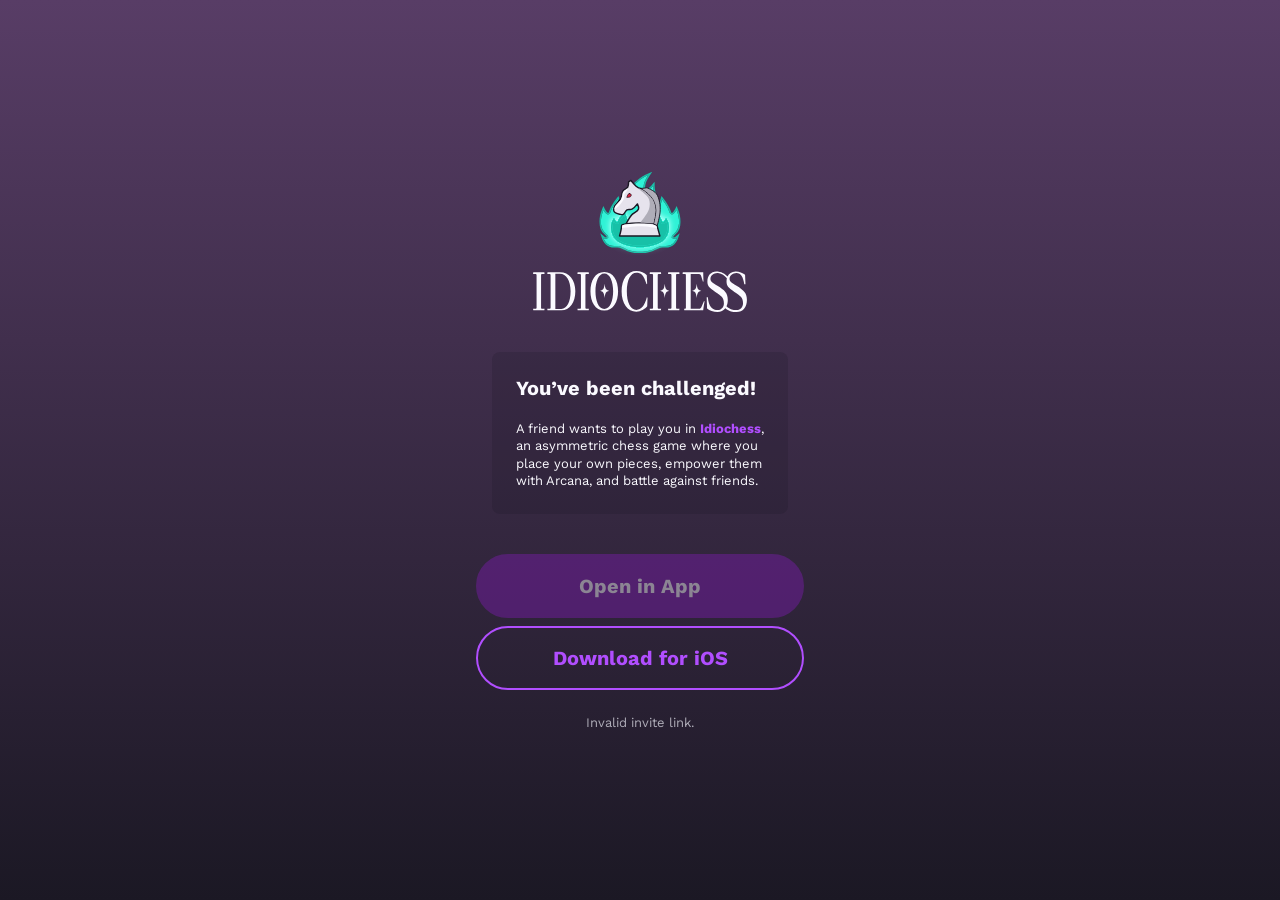
<file: index.html>
<!DOCTYPE html>
<html lang="en">
<head>
  <meta charset="UTF-8">
  <meta name="viewport" content="width=device-width, initial-scale=1, viewport-fit=cover">
  <meta name="theme-color" content="#583D66">
  <meta property="og:title" content="You’ve been challenged in Idiochess">
  <meta property="og:description" content="Draft your army, wield Arcana, and battle a friend.">
  <title>Idiochess — You’ve Been Challenged</title>
  <link rel="preconnect" href="https://fonts.googleapis.com">
  <link rel="preconnect" href="https://fonts.gstatic.com" crossorigin>
  <link href="https://fonts.googleapis.com/css2?family=Work+Sans:wght@400;700&display=swap" rel="stylesheet">
  <style>
    :root {
      color-scheme: dark;
      --violet: #b14eff;
      --violet-minus-one: #7a1cac;
      --light-neutral-plus-one: #fbfaff;
      --light-neutral-minus-one: #afadb8;
      --black: #1b1824;
    }

    * { box-sizing: border-box; }

    html, body { min-height: 100%; }

    body {
      margin: 0;
      min-height: 100vh;
      min-height: 100dvh;
      display: grid;
      place-items: center;
      padding: max(32px, env(safe-area-inset-top)) 24px max(32px, env(safe-area-inset-bottom));
      background: linear-gradient(180deg, #583d66 0%, #1b1824 100%);
      color: var(--light-neutral-plus-one);
      font-family: "Work Sans", sans-serif;
    }

    main {
      width: min(100%, 328px);
      display: flex;
      flex-direction: column;
      align-items: stretch;
      gap: 24px;
    }

    .brand {
      display: flex;
      flex-direction: column;
      align-items: center;
      gap: 14px;
    }

    .brand-mark {
      width: 88px;
      height: 88px;
      object-fit: contain;
    }

    .brand-logo {
      width: 220px;
      max-width: 80%;
      height: auto;
    }

    .message {
      margin: 16px 16px 0;
      padding: 24px;
      border-radius: 8px;
      background: rgba(27, 24, 36, 0.2);
    }

    h1 {
      margin: 0 0 20px;
      font-size: 20px;
      line-height: 1.2;
      font-weight: 700;
    }

    p {
      margin: 0;
      font-size: 13px;
      line-height: 1.35;
      font-weight: 400;
    }

    strong { color: var(--violet); }

    .actions {
      margin-top: 16px;
      display: flex;
      flex-direction: column;
      gap: 8px;
    }

    .button {
      height: 64px;
      display: flex;
      align-items: center;
      justify-content: center;
      border: 2px solid var(--violet);
      border-radius: 32px;
      color: var(--violet);
      font-size: 20px;
      font-weight: 700;
      text-decoration: none;
      transition: opacity 120ms ease, transform 120ms ease;
      -webkit-tap-highlight-color: transparent;
    }

    .button.primary {
      border-color: var(--violet-minus-one);
      background: var(--violet-minus-one);
      color: var(--light-neutral-plus-one);
    }

    .button:hover { opacity: 0.88; }
    .button:active { transform: scale(0.985); }
    .button.disabled { opacity: 0.45; pointer-events: none; }

    .status {
      margin-inline: 32px;
      color: var(--light-neutral-minus-one);
      text-align: center;
    }
  </style>
</head>
<body>
  <main>
    <header class="brand">
      <img class="brand-mark" src="flame-knight.svg" alt="">
      <img class="brand-logo" src="idiochess-logo.svg" alt="Idiochess">
    </header>

    <section class="message" aria-labelledby="invite-heading">
      <h1 id="invite-heading">You’ve been challenged!</h1>
      <p id="message-text">
        A friend wants to play you in <strong>Idiochess</strong>, an asymmetric chess game where you
        place your own pieces, empower them with Arcana, and battle against friends.
      </p>
    </section>

    <div class="actions">
      <a class="button primary" id="open-link" href="#">Open in App</a>
      <a class="button" id="ios-link" href="https://apps.apple.com/app/id6819546450">Download for iOS</a>
    </div>

    <p class="status" id="status-text">After installing, tap this link again to accept the challenge.</p>
  </main>

  <script>
    (() => {
      const params = new URLSearchParams(window.location.search);
      const token = params.get('token');
      const isVerified = params.get('verified') === '1';
      const heading = document.getElementById('invite-heading');
      const message = document.getElementById('message-text');
      const openLink = document.getElementById('open-link');
      const status = document.getElementById('status-text');

      if (isVerified) {
        document.title = 'Idiochess — Email Verified';
        heading.textContent = 'Email verified';
        message.textContent = 'Your email address has been verified. Return to Idiochess and sign in to continue.';
        openLink.textContent = 'Return to Idiochess';
        openLink.href = 'idiochess://verified';
        status.textContent = 'You can close this page after returning to the app.';
        return;
      }

      if (!token) {
        openLink.classList.add('disabled');
        openLink.removeAttribute('href');
        status.textContent = 'Invalid invite link.';
        return;
      }

      openLink.href = 'idiochess://invite/' + encodeURIComponent(token);
    })();
  </script>
</body>
</html>
</file>
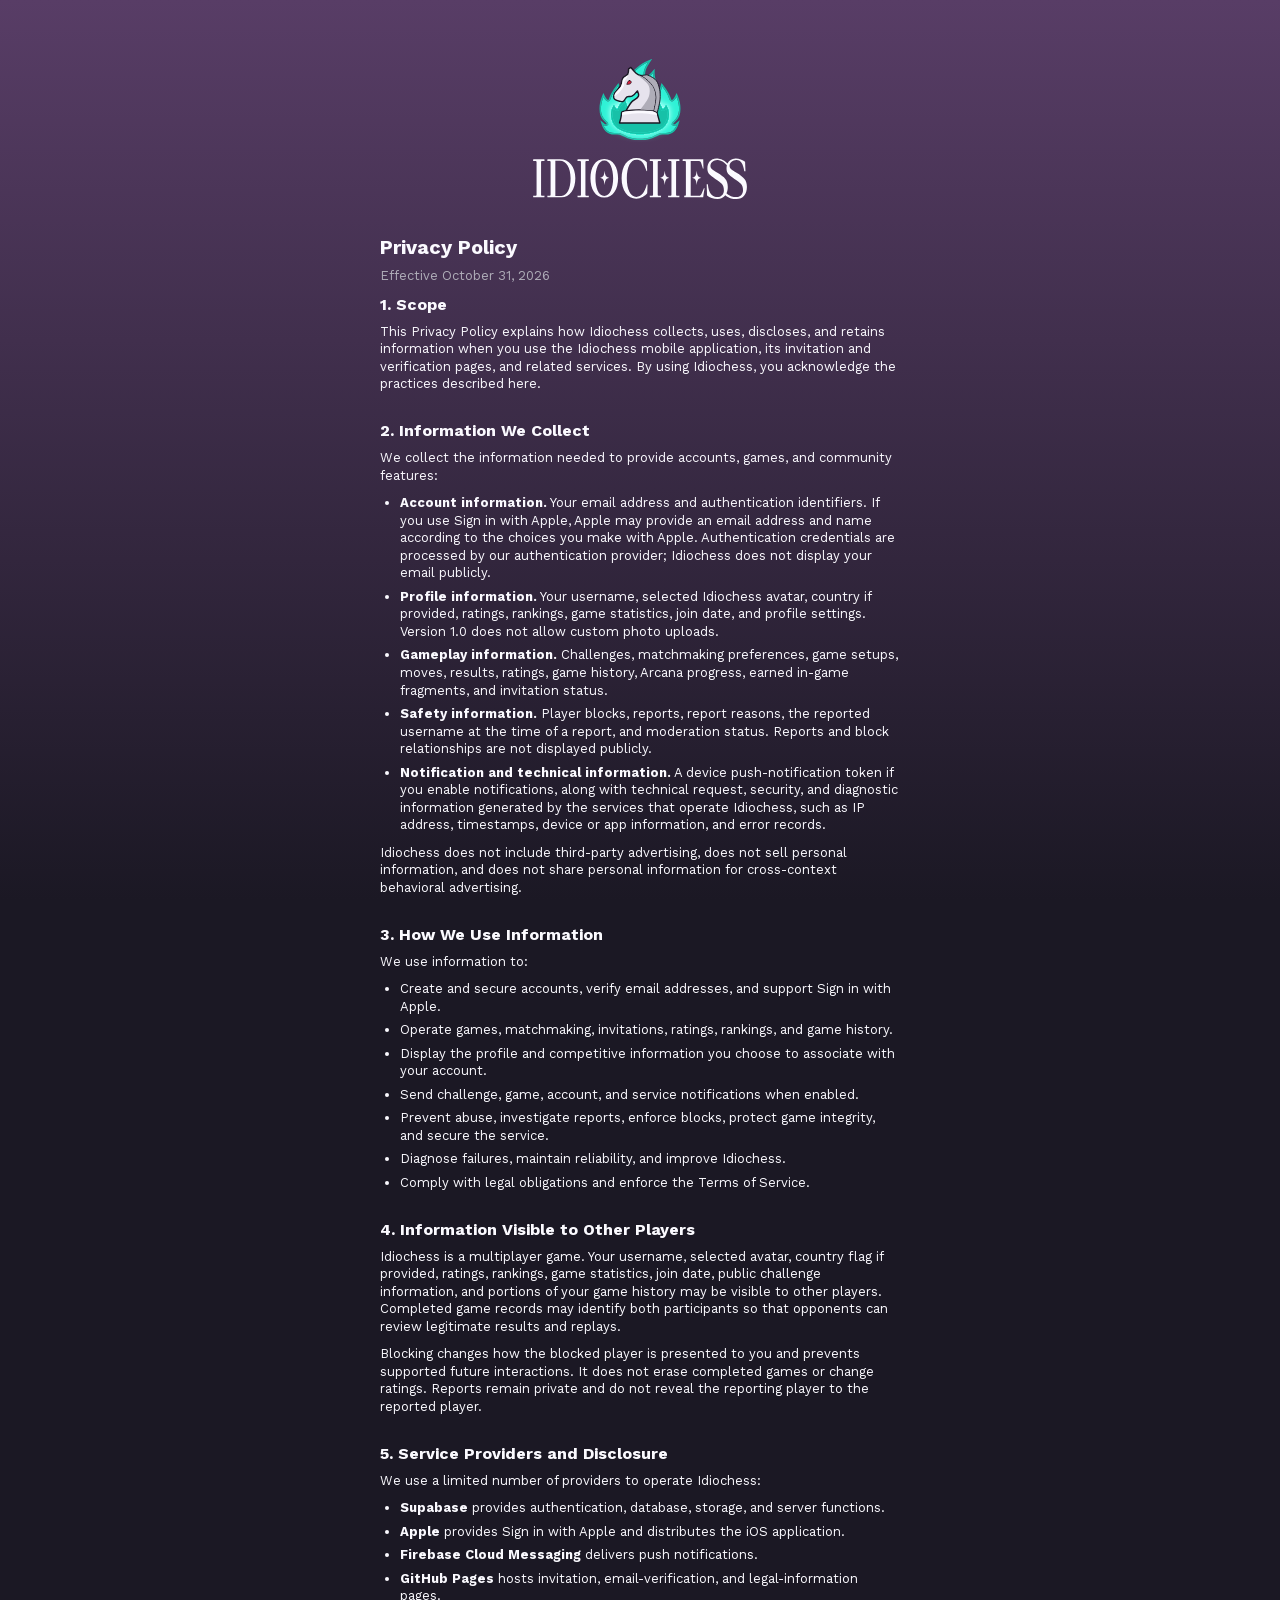
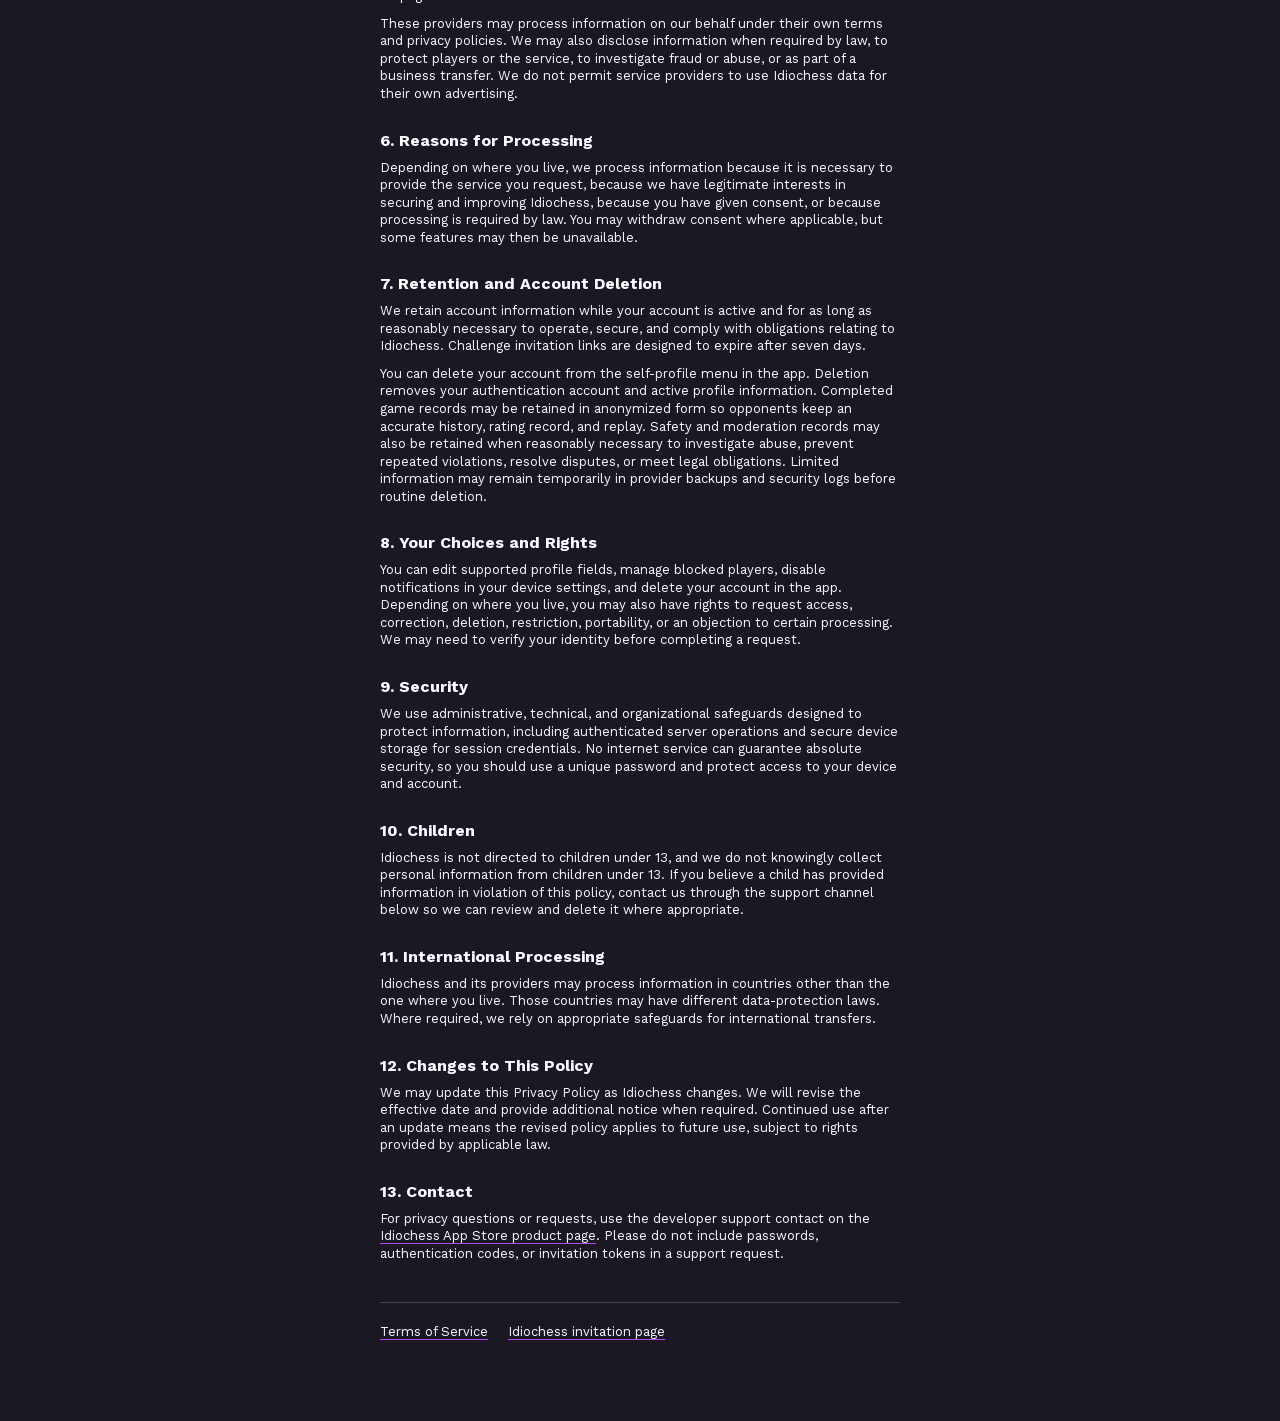
<file: privacy/index.html>
<!DOCTYPE html>
<html lang="en">
<head>
  <meta charset="UTF-8">
  <meta name="viewport" content="width=device-width, initial-scale=1, viewport-fit=cover">
  <meta name="theme-color" content="#583D66">
  <meta name="description" content="Privacy Policy for Idiochess.">
  <meta property="og:title" content="Idiochess Privacy Policy">
  <meta property="og:description" content="How Idiochess collects, uses, and protects information.">
  <title>Idiochess — Privacy Policy</title>
  <link rel="icon" href="../flame-knight.svg" type="image/svg+xml">
  <link rel="stylesheet" href="../legal.css">
</head>
<body>
  <main class="page">
    <header class="brand">
      <img class="brand-mark" src="../flame-knight.svg" alt="">
      <img class="brand-logo" src="../idiochess-logo.svg" alt="Idiochess">
    </header>

    <article>
      <h1>Privacy Policy</h1>
      <p class="effective-date">Effective October 31, 2026</p>

      <section aria-labelledby="privacy-scope">
        <h2 id="privacy-scope">1. Scope</h2>
        <p>
          This Privacy Policy explains how Idiochess collects, uses, discloses, and retains
          information when you use the Idiochess mobile application, its invitation and
          verification pages, and related services. By using Idiochess, you acknowledge the
          practices described here.
        </p>
      </section>

      <section aria-labelledby="privacy-information">
        <h2 id="privacy-information">2. Information We Collect</h2>
        <p>We collect the information needed to provide accounts, games, and community features:</p>
        <ul>
          <li>
            <strong>Account information.</strong> Your email address and authentication identifiers.
            If you use Sign in with Apple, Apple may provide an email address and name according to
            the choices you make with Apple. Authentication credentials are processed by our
            authentication provider; Idiochess does not display your email publicly.
          </li>
          <li>
            <strong>Profile information.</strong> Your username, selected Idiochess avatar, country
            if provided, ratings, rankings, game statistics, join date, and profile settings.
            Version 1.0 does not allow custom photo uploads.
          </li>
          <li>
            <strong>Gameplay information.</strong> Challenges, matchmaking preferences, game
            setups, moves, results, ratings, game history, Arcana progress, earned in-game
            fragments, and invitation status.
          </li>
          <li>
            <strong>Safety information.</strong> Player blocks, reports, report reasons, the
            reported username at the time of a report, and moderation status. Reports and block
            relationships are not displayed publicly.
          </li>
          <li>
            <strong>Notification and technical information.</strong> A device push-notification
            token if you enable notifications, along with technical request, security, and
            diagnostic information generated by the services that operate Idiochess, such as IP
            address, timestamps, device or app information, and error records.
          </li>
        </ul>
        <p>
          Idiochess does not include third-party advertising, does not sell personal information,
          and does not share personal information for cross-context behavioral advertising.
        </p>
      </section>

      <section aria-labelledby="privacy-use">
        <h2 id="privacy-use">3. How We Use Information</h2>
        <p>We use information to:</p>
        <ul>
          <li>Create and secure accounts, verify email addresses, and support Sign in with Apple.</li>
          <li>Operate games, matchmaking, invitations, ratings, rankings, and game history.</li>
          <li>Display the profile and competitive information you choose to associate with your account.</li>
          <li>Send challenge, game, account, and service notifications when enabled.</li>
          <li>Prevent abuse, investigate reports, enforce blocks, protect game integrity, and secure the service.</li>
          <li>Diagnose failures, maintain reliability, and improve Idiochess.</li>
          <li>Comply with legal obligations and enforce the Terms of Service.</li>
        </ul>
      </section>

      <section aria-labelledby="privacy-public">
        <h2 id="privacy-public">4. Information Visible to Other Players</h2>
        <p>
          Idiochess is a multiplayer game. Your username, selected avatar, country flag if provided,
          ratings, rankings, game statistics, join date, public challenge information, and portions
          of your game history may be visible to other players. Completed game records may identify
          both participants so that opponents can review legitimate results and replays.
        </p>
        <p>
          Blocking changes how the blocked player is presented to you and prevents supported future
          interactions. It does not erase completed games or change ratings. Reports remain private
          and do not reveal the reporting player to the reported player.
        </p>
      </section>

      <section aria-labelledby="privacy-disclosure">
        <h2 id="privacy-disclosure">5. Service Providers and Disclosure</h2>
        <p>We use a limited number of providers to operate Idiochess:</p>
        <ul>
          <li><strong>Supabase</strong> provides authentication, database, storage, and server functions.</li>
          <li><strong>Apple</strong> provides Sign in with Apple and distributes the iOS application.</li>
          <li><strong>Firebase Cloud Messaging</strong> delivers push notifications.</li>
          <li><strong>GitHub Pages</strong> hosts invitation, email-verification, and legal-information pages.</li>
        </ul>
        <p>
          These providers may process information on our behalf under their own terms and privacy
          policies. We may also disclose information when required by law, to protect players or the
          service, to investigate fraud or abuse, or as part of a business transfer. We do not permit
          service providers to use Idiochess data for their own advertising.
        </p>
      </section>

      <section aria-labelledby="privacy-basis">
        <h2 id="privacy-basis">6. Reasons for Processing</h2>
        <p>
          Depending on where you live, we process information because it is necessary to provide the
          service you request, because we have legitimate interests in securing and improving
          Idiochess, because you have given consent, or because processing is required by law. You
          may withdraw consent where applicable, but some features may then be unavailable.
        </p>
      </section>

      <section aria-labelledby="privacy-retention">
        <h2 id="privacy-retention">7. Retention and Account Deletion</h2>
        <p>
          We retain account information while your account is active and for as long as reasonably
          necessary to operate, secure, and comply with obligations relating to Idiochess. Challenge
          invitation links are designed to expire after seven days.
        </p>
        <p>
          You can delete your account from the self-profile menu in the app. Deletion removes your
          authentication account and active profile information. Completed game records may be
          retained in anonymized form so opponents keep an accurate history, rating record, and
          replay. Safety and moderation records may also be retained when reasonably necessary to
          investigate abuse, prevent repeated violations, resolve disputes, or meet legal
          obligations. Limited information may remain temporarily in provider backups and security
          logs before routine deletion.
        </p>
      </section>

      <section aria-labelledby="privacy-choices">
        <h2 id="privacy-choices">8. Your Choices and Rights</h2>
        <p>
          You can edit supported profile fields, manage blocked players, disable notifications in
          your device settings, and delete your account in the app. Depending on where you live, you
          may also have rights to request access, correction, deletion, restriction, portability, or
          an objection to certain processing. We may need to verify your identity before completing
          a request.
        </p>
      </section>

      <section aria-labelledby="privacy-security">
        <h2 id="privacy-security">9. Security</h2>
        <p>
          We use administrative, technical, and organizational safeguards designed to protect
          information, including authenticated server operations and secure device storage for
          session credentials. No internet service can guarantee absolute security, so you should
          use a unique password and protect access to your device and account.
        </p>
      </section>

      <section aria-labelledby="privacy-children">
        <h2 id="privacy-children">10. Children</h2>
        <p>
          Idiochess is not directed to children under 13, and we do not knowingly collect personal
          information from children under 13. If you believe a child has provided information in
          violation of this policy, contact us through the support channel below so we can review
          and delete it where appropriate.
        </p>
      </section>

      <section aria-labelledby="privacy-international">
        <h2 id="privacy-international">11. International Processing</h2>
        <p>
          Idiochess and its providers may process information in countries other than the one where
          you live. Those countries may have different data-protection laws. Where required, we rely
          on appropriate safeguards for international transfers.
        </p>
      </section>

      <section aria-labelledby="privacy-changes">
        <h2 id="privacy-changes">12. Changes to This Policy</h2>
        <p>
          We may update this Privacy Policy as Idiochess changes. We will revise the effective date
          and provide additional notice when required. Continued use after an update means the
          revised policy applies to future use, subject to rights provided by applicable law.
        </p>
      </section>

      <section aria-labelledby="privacy-contact">
        <h2 id="privacy-contact">13. Contact</h2>
        <p>
          For privacy questions or requests, use the developer support contact on the
          <a href="https://apps.apple.com/app/id6819546450">Idiochess App Store product page</a>.
          Please do not include passwords, authentication codes, or invitation tokens in a support
          request.
        </p>
      </section>
    </article>

    <nav class="related-links" aria-label="Legal pages">
      <a href="../terms/">Terms of Service</a>
      <a href="../">Idiochess invitation page</a>
    </nav>
  </main>
</body>
</html>
</file>
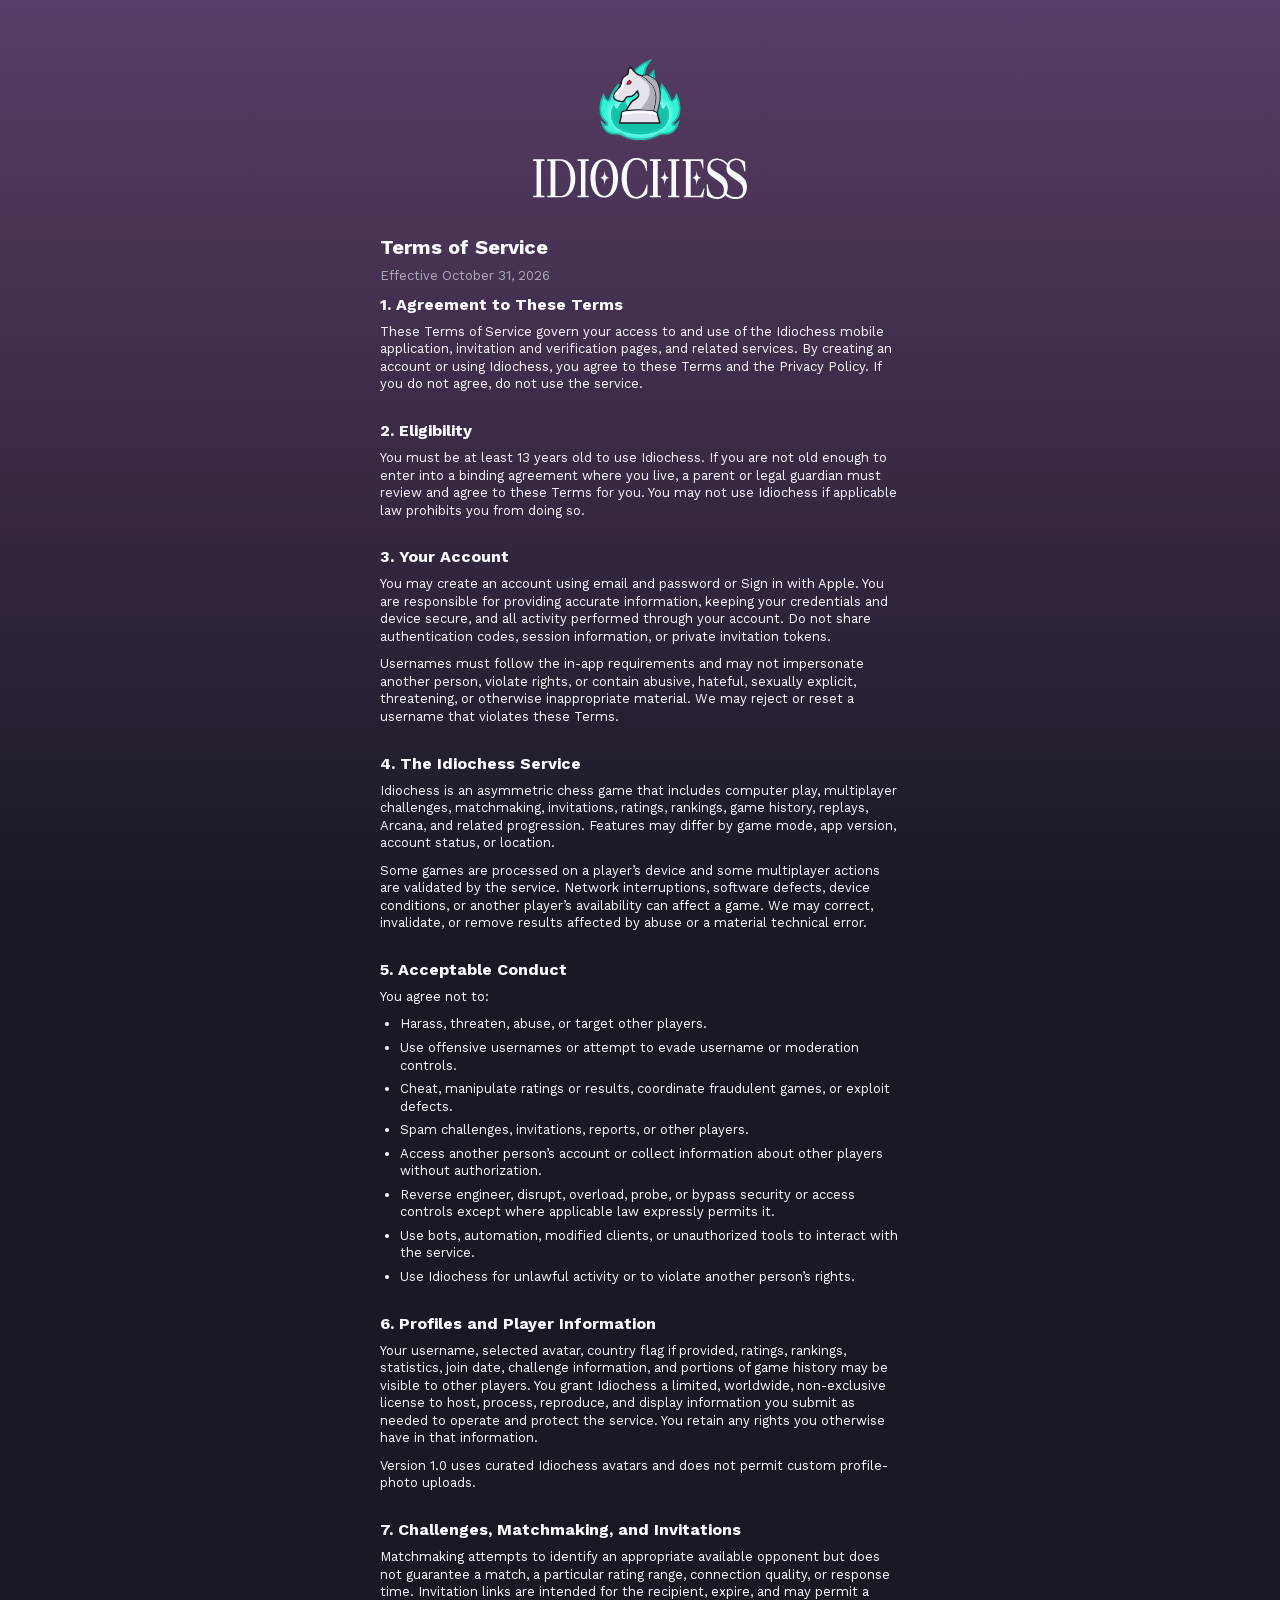
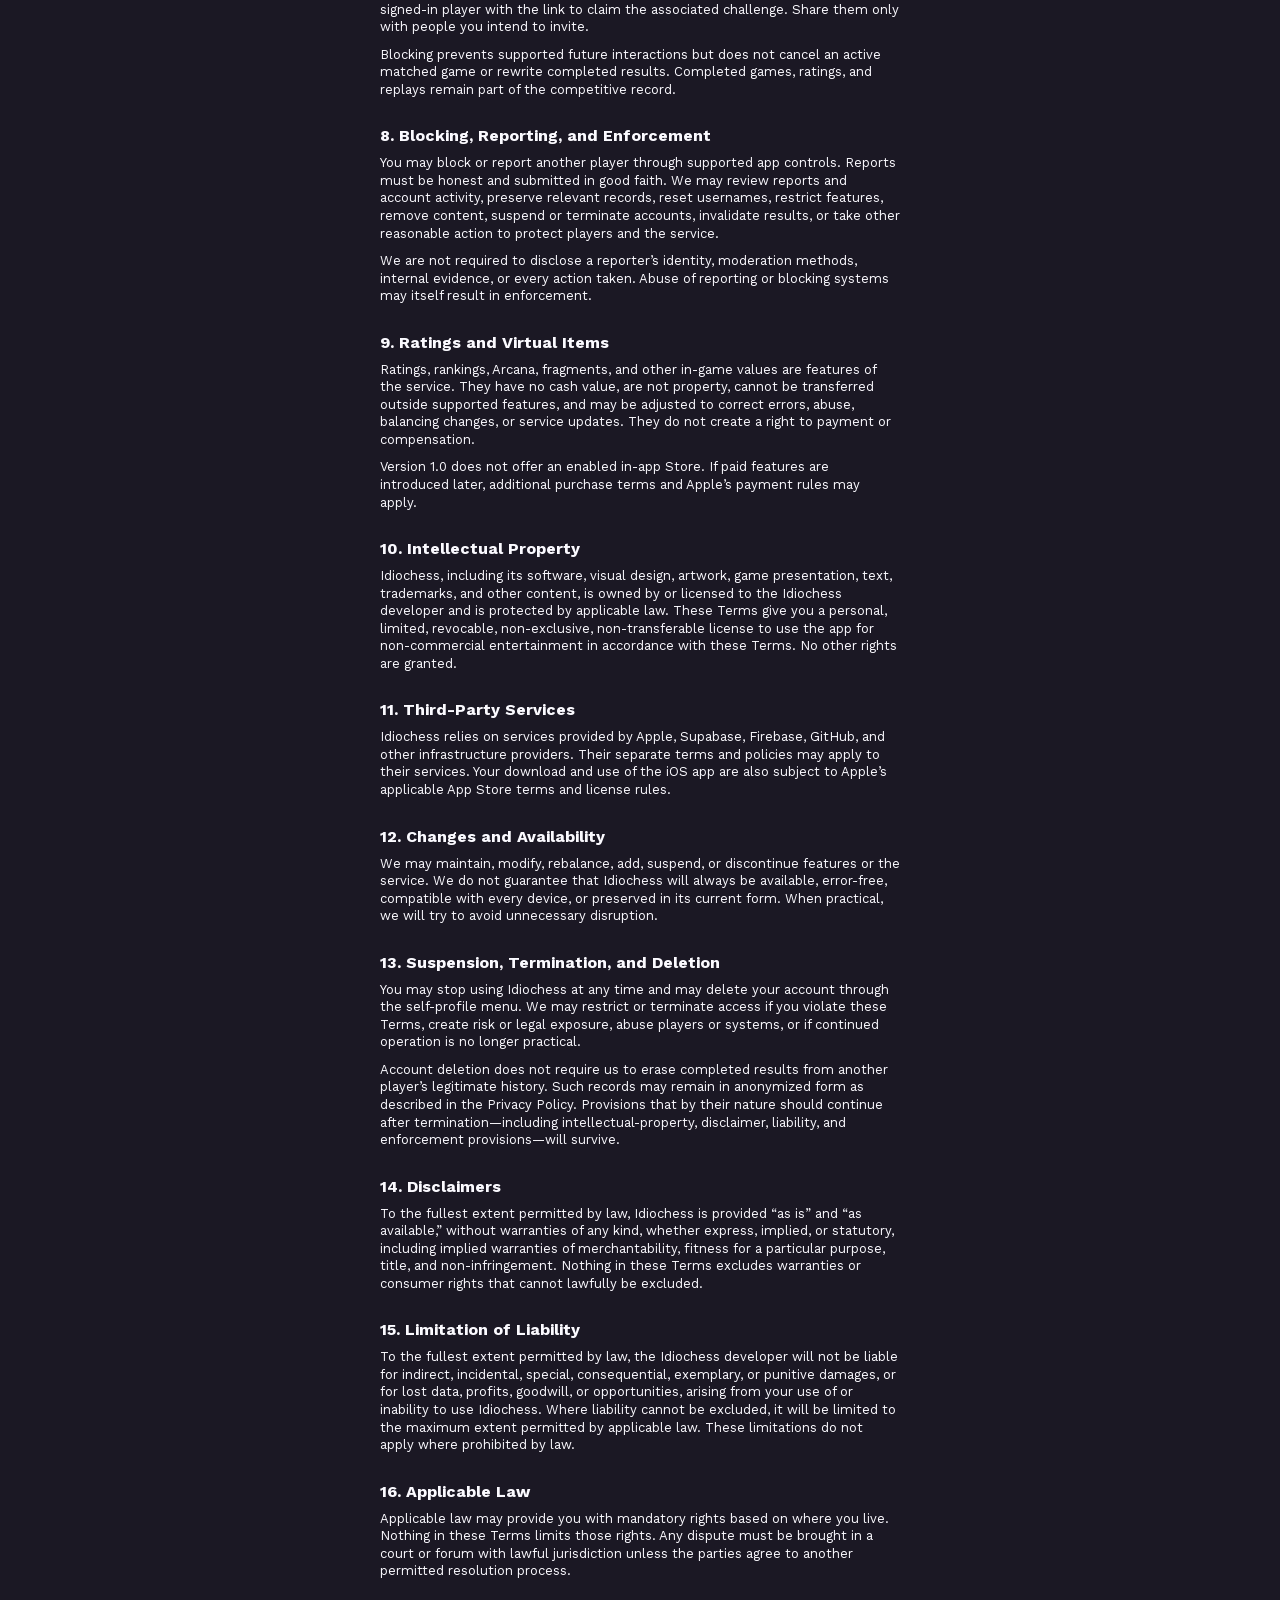
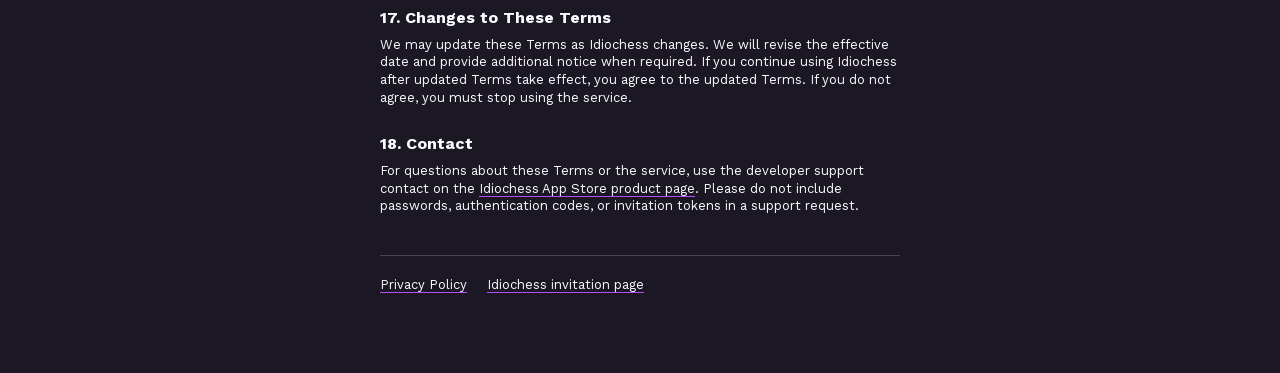
<file: terms/index.html>
<!DOCTYPE html>
<html lang="en">
<head>
  <meta charset="UTF-8">
  <meta name="viewport" content="width=device-width, initial-scale=1, viewport-fit=cover">
  <meta name="theme-color" content="#583D66">
  <meta name="description" content="Terms of Service for Idiochess.">
  <meta property="og:title" content="Idiochess Terms of Service">
  <meta property="og:description" content="Terms that apply when you use Idiochess.">
  <title>Idiochess — Terms of Service</title>
  <link rel="icon" href="../flame-knight.svg" type="image/svg+xml">
  <link rel="stylesheet" href="../legal.css">
</head>
<body>
  <main class="page">
    <header class="brand">
      <img class="brand-mark" src="../flame-knight.svg" alt="">
      <img class="brand-logo" src="../idiochess-logo.svg" alt="Idiochess">
    </header>

    <article>
      <h1>Terms of Service</h1>
      <p class="effective-date">Effective October 31, 2026</p>

      <section aria-labelledby="terms-agreement">
        <h2 id="terms-agreement">1. Agreement to These Terms</h2>
        <p>
          These Terms of Service govern your access to and use of the Idiochess mobile application,
          invitation and verification pages, and related services. By creating an account or using
          Idiochess, you agree to these Terms and the Privacy Policy. If you do not agree, do not use
          the service.
        </p>
      </section>

      <section aria-labelledby="terms-eligibility">
        <h2 id="terms-eligibility">2. Eligibility</h2>
        <p>
          You must be at least 13 years old to use Idiochess. If you are not old enough to enter into
          a binding agreement where you live, a parent or legal guardian must review and agree to
          these Terms for you. You may not use Idiochess if applicable law prohibits you from doing
          so.
        </p>
      </section>

      <section aria-labelledby="terms-account">
        <h2 id="terms-account">3. Your Account</h2>
        <p>
          You may create an account using email and password or Sign in with Apple. You are
          responsible for providing accurate information, keeping your credentials and device
          secure, and all activity performed through your account. Do not share authentication
          codes, session information, or private invitation tokens.
        </p>
        <p>
          Usernames must follow the in-app requirements and may not impersonate another person,
          violate rights, or contain abusive, hateful, sexually explicit, threatening, or otherwise
          inappropriate material. We may reject or reset a username that violates these Terms.
        </p>
      </section>

      <section aria-labelledby="terms-service">
        <h2 id="terms-service">4. The Idiochess Service</h2>
        <p>
          Idiochess is an asymmetric chess game that includes computer play, multiplayer challenges,
          matchmaking, invitations, ratings, rankings, game history, replays, Arcana, and related
          progression. Features may differ by game mode, app version, account status, or location.
        </p>
        <p>
          Some games are processed on a player’s device and some multiplayer actions are validated
          by the service. Network interruptions, software defects, device conditions, or another
          player’s availability can affect a game. We may correct, invalidate, or remove results
          affected by abuse or a material technical error.
        </p>
      </section>

      <section aria-labelledby="terms-conduct">
        <h2 id="terms-conduct">5. Acceptable Conduct</h2>
        <p>You agree not to:</p>
        <ul>
          <li>Harass, threaten, abuse, or target other players.</li>
          <li>Use offensive usernames or attempt to evade username or moderation controls.</li>
          <li>Cheat, manipulate ratings or results, coordinate fraudulent games, or exploit defects.</li>
          <li>Spam challenges, invitations, reports, or other players.</li>
          <li>Access another person’s account or collect information about other players without authorization.</li>
          <li>Reverse engineer, disrupt, overload, probe, or bypass security or access controls except where applicable law expressly permits it.</li>
          <li>Use bots, automation, modified clients, or unauthorized tools to interact with the service.</li>
          <li>Use Idiochess for unlawful activity or to violate another person’s rights.</li>
        </ul>
      </section>

      <section aria-labelledby="terms-profile">
        <h2 id="terms-profile">6. Profiles and Player Information</h2>
        <p>
          Your username, selected avatar, country flag if provided, ratings, rankings, statistics,
          join date, challenge information, and portions of game history may be visible to other
          players. You grant Idiochess a limited, worldwide, non-exclusive license to host, process,
          reproduce, and display information you submit as needed to operate and protect the
          service. You retain any rights you otherwise have in that information.
        </p>
        <p>
          Version 1.0 uses curated Idiochess avatars and does not permit custom profile-photo
          uploads.
        </p>
      </section>

      <section aria-labelledby="terms-games">
        <h2 id="terms-games">7. Challenges, Matchmaking, and Invitations</h2>
        <p>
          Matchmaking attempts to identify an appropriate available opponent but does not guarantee
          a match, a particular rating range, connection quality, or response time. Invitation links
          are intended for the recipient, expire, and may permit a signed-in player with the link to
          claim the associated challenge. Share them only with people you intend to invite.
        </p>
        <p>
          Blocking prevents supported future interactions but does not cancel an active matched game
          or rewrite completed results. Completed games, ratings, and replays remain part of the
          competitive record.
        </p>
      </section>

      <section aria-labelledby="terms-moderation">
        <h2 id="terms-moderation">8. Blocking, Reporting, and Enforcement</h2>
        <p>
          You may block or report another player through supported app controls. Reports must be
          honest and submitted in good faith. We may review reports and account activity, preserve
          relevant records, reset usernames, restrict features, remove content, suspend or terminate
          accounts, invalidate results, or take other reasonable action to protect players and the
          service.
        </p>
        <p>
          We are not required to disclose a reporter’s identity, moderation methods, internal
          evidence, or every action taken. Abuse of reporting or blocking systems may itself result
          in enforcement.
        </p>
      </section>

      <section aria-labelledby="terms-ratings">
        <h2 id="terms-ratings">9. Ratings and Virtual Items</h2>
        <p>
          Ratings, rankings, Arcana, fragments, and other in-game values are features of the service.
          They have no cash value, are not property, cannot be transferred outside supported
          features, and may be adjusted to correct errors, abuse, balancing changes, or service
          updates. They do not create a right to payment or compensation.
        </p>
        <p>
          Version 1.0 does not offer an enabled in-app Store. If paid features are introduced later,
          additional purchase terms and Apple’s payment rules may apply.
        </p>
      </section>

      <section aria-labelledby="terms-property">
        <h2 id="terms-property">10. Intellectual Property</h2>
        <p>
          Idiochess, including its software, visual design, artwork, game presentation, text,
          trademarks, and other content, is owned by or licensed to the Idiochess developer and is
          protected by applicable law. These Terms give you a personal, limited, revocable,
          non-exclusive, non-transferable license to use the app for non-commercial entertainment in
          accordance with these Terms. No other rights are granted.
        </p>
      </section>

      <section aria-labelledby="terms-third-party">
        <h2 id="terms-third-party">11. Third-Party Services</h2>
        <p>
          Idiochess relies on services provided by Apple, Supabase, Firebase, GitHub, and other
          infrastructure providers. Their separate terms and policies may apply to their services.
          Your download and use of the iOS app are also subject to Apple’s applicable App Store terms
          and license rules.
        </p>
      </section>

      <section aria-labelledby="terms-availability">
        <h2 id="terms-availability">12. Changes and Availability</h2>
        <p>
          We may maintain, modify, rebalance, add, suspend, or discontinue features or the service.
          We do not guarantee that Idiochess will always be available, error-free, compatible with
          every device, or preserved in its current form. When practical, we will try to avoid
          unnecessary disruption.
        </p>
      </section>

      <section aria-labelledby="terms-termination">
        <h2 id="terms-termination">13. Suspension, Termination, and Deletion</h2>
        <p>
          You may stop using Idiochess at any time and may delete your account through the
          self-profile menu. We may restrict or terminate access if you violate these Terms, create
          risk or legal exposure, abuse players or systems, or if continued operation is no longer
          practical.
        </p>
        <p>
          Account deletion does not require us to erase completed results from another player’s
          legitimate history. Such records may remain in anonymized form as described in the Privacy
          Policy. Provisions that by their nature should continue after termination—including
          intellectual-property, disclaimer, liability, and enforcement provisions—will survive.
        </p>
      </section>

      <section aria-labelledby="terms-disclaimer">
        <h2 id="terms-disclaimer">14. Disclaimers</h2>
        <p>
          To the fullest extent permitted by law, Idiochess is provided “as is” and “as available,”
          without warranties of any kind, whether express, implied, or statutory, including implied
          warranties of merchantability, fitness for a particular purpose, title, and
          non-infringement. Nothing in these Terms excludes warranties or consumer rights that
          cannot lawfully be excluded.
        </p>
      </section>

      <section aria-labelledby="terms-liability">
        <h2 id="terms-liability">15. Limitation of Liability</h2>
        <p>
          To the fullest extent permitted by law, the Idiochess developer will not be liable for
          indirect, incidental, special, consequential, exemplary, or punitive damages, or for lost
          data, profits, goodwill, or opportunities, arising from your use of or inability to use
          Idiochess. Where liability cannot be excluded, it will be limited to the maximum extent
          permitted by applicable law. These limitations do not apply where prohibited by law.
        </p>
      </section>

      <section aria-labelledby="terms-law">
        <h2 id="terms-law">16. Applicable Law</h2>
        <p>
          Applicable law may provide you with mandatory rights based on where you live. Nothing in
          these Terms limits those rights. Any dispute must be brought in a court or forum with
          lawful jurisdiction unless the parties agree to another permitted resolution process.
        </p>
      </section>

      <section aria-labelledby="terms-updates">
        <h2 id="terms-updates">17. Changes to These Terms</h2>
        <p>
          We may update these Terms as Idiochess changes. We will revise the effective date and
          provide additional notice when required. If you continue using Idiochess after updated
          Terms take effect, you agree to the updated Terms. If you do not agree, you must stop using
          the service.
        </p>
      </section>

      <section aria-labelledby="terms-contact">
        <h2 id="terms-contact">18. Contact</h2>
        <p>
          For questions about these Terms or the service, use the developer support contact on the
          <a href="https://apps.apple.com/app/id6819546450">Idiochess App Store product page</a>.
          Please do not include passwords, authentication codes, or invitation tokens in a support
          request.
        </p>
      </section>
    </article>

    <nav class="related-links" aria-label="Legal pages">
      <a href="../privacy/">Privacy Policy</a>
      <a href="../">Idiochess invitation page</a>
    </nav>
  </main>
</body>
</html>
</file>
<file: legal.css>
@font-face {
  font-family: "Work Sans";
  src: url("./fonts/WorkSans-Regular.ttf") format("truetype");
  font-style: normal;
  font-weight: 400;
  font-display: swap;
}

@font-face {
  font-family: "Work Sans";
  src: url("./fonts/WorkSans-Bold.ttf") format("truetype");
  font-style: normal;
  font-weight: 700;
  font-display: swap;
}

:root {
  color-scheme: dark;
  --light-neutral-plus-one: #fbfaff;
  --light-neutral-minus-one: #afadb8;
  --violet: #b14eff;
  --violet-top: #583d66;
  --black: #1b1824;
}

* {
  box-sizing: border-box;
}

html {
  min-height: 100%;
  background: var(--black);
}

body {
  min-height: 100vh;
  min-height: 100dvh;
  margin: 0;
  background: linear-gradient(180deg, var(--violet-top) 0%, var(--black) 100%);
  background-attachment: fixed;
  color: var(--light-neutral-plus-one);
  font-family: "Work Sans", sans-serif;
  font-size: 13px;
  font-weight: 400;
  line-height: 1.35;
}

.page {
  width: min(100%, 520px);
  margin: 0 auto;
  padding: max(56px, env(safe-area-inset-top)) 0 max(80px, env(safe-area-inset-bottom));
}

.brand {
  display: flex;
  flex-direction: column;
  align-items: center;
  gap: 14px;
  margin-bottom: 36px;
}

.brand-mark {
  width: 88px;
  height: 88px;
  object-fit: contain;
}

.brand-logo {
  width: 220px;
  max-width: 80%;
  height: auto;
}

h1,
h2,
p,
ul {
  margin-top: 0;
}

h1 {
  margin-bottom: 8px;
  font-size: 20px;
  font-weight: 700;
  line-height: 1.2;
}

h2 {
  margin-bottom: 8px;
  font-size: 16px;
  font-weight: 700;
  line-height: 1.25;
}

p {
  margin-bottom: 10px;
}

p:last-child,
ul:last-child {
  margin-bottom: 0;
}

section + section {
  margin-top: 28px;
}

ul {
  margin-bottom: 10px;
  padding-left: 20px;
}

li + li {
  margin-top: 6px;
}

a {
  color: var(--light-neutral-plus-one);
  text-decoration-color: var(--violet);
  text-decoration-thickness: 1px;
  text-underline-offset: 3px;
}

a:hover {
  color: var(--violet);
}

.effective-date {
  color: var(--light-neutral-minus-one);
}

.related-links {
  display: flex;
  flex-wrap: wrap;
  gap: 8px 20px;
  margin-top: 40px;
  padding-top: 20px;
  border-top: 1px solid rgb(175 173 184 / 30%);
}

@media (max-width: 568px) {
  .page {
    padding:
      max(32px, env(safe-area-inset-top))
      20px
      max(48px, env(safe-area-inset-bottom));
  }

  .brand {
    margin-bottom: 32px;
  }
}
</file>
